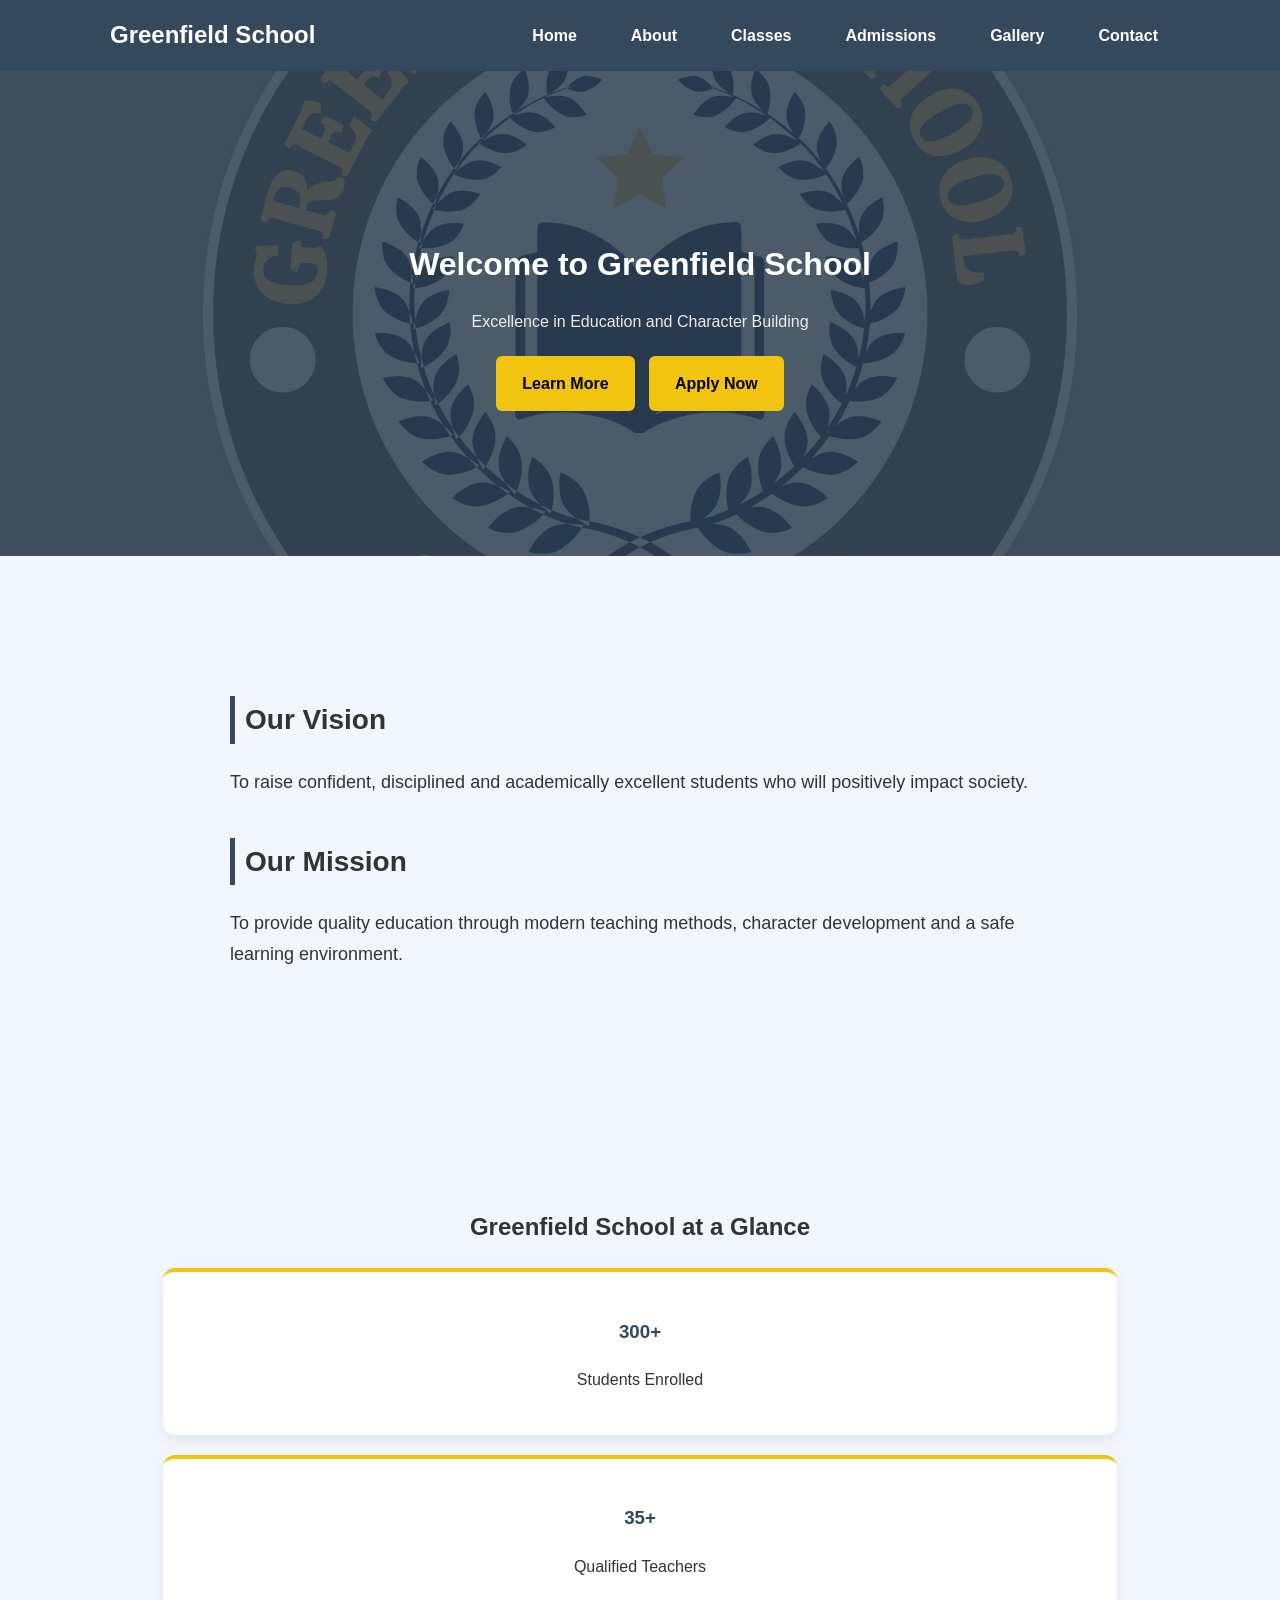
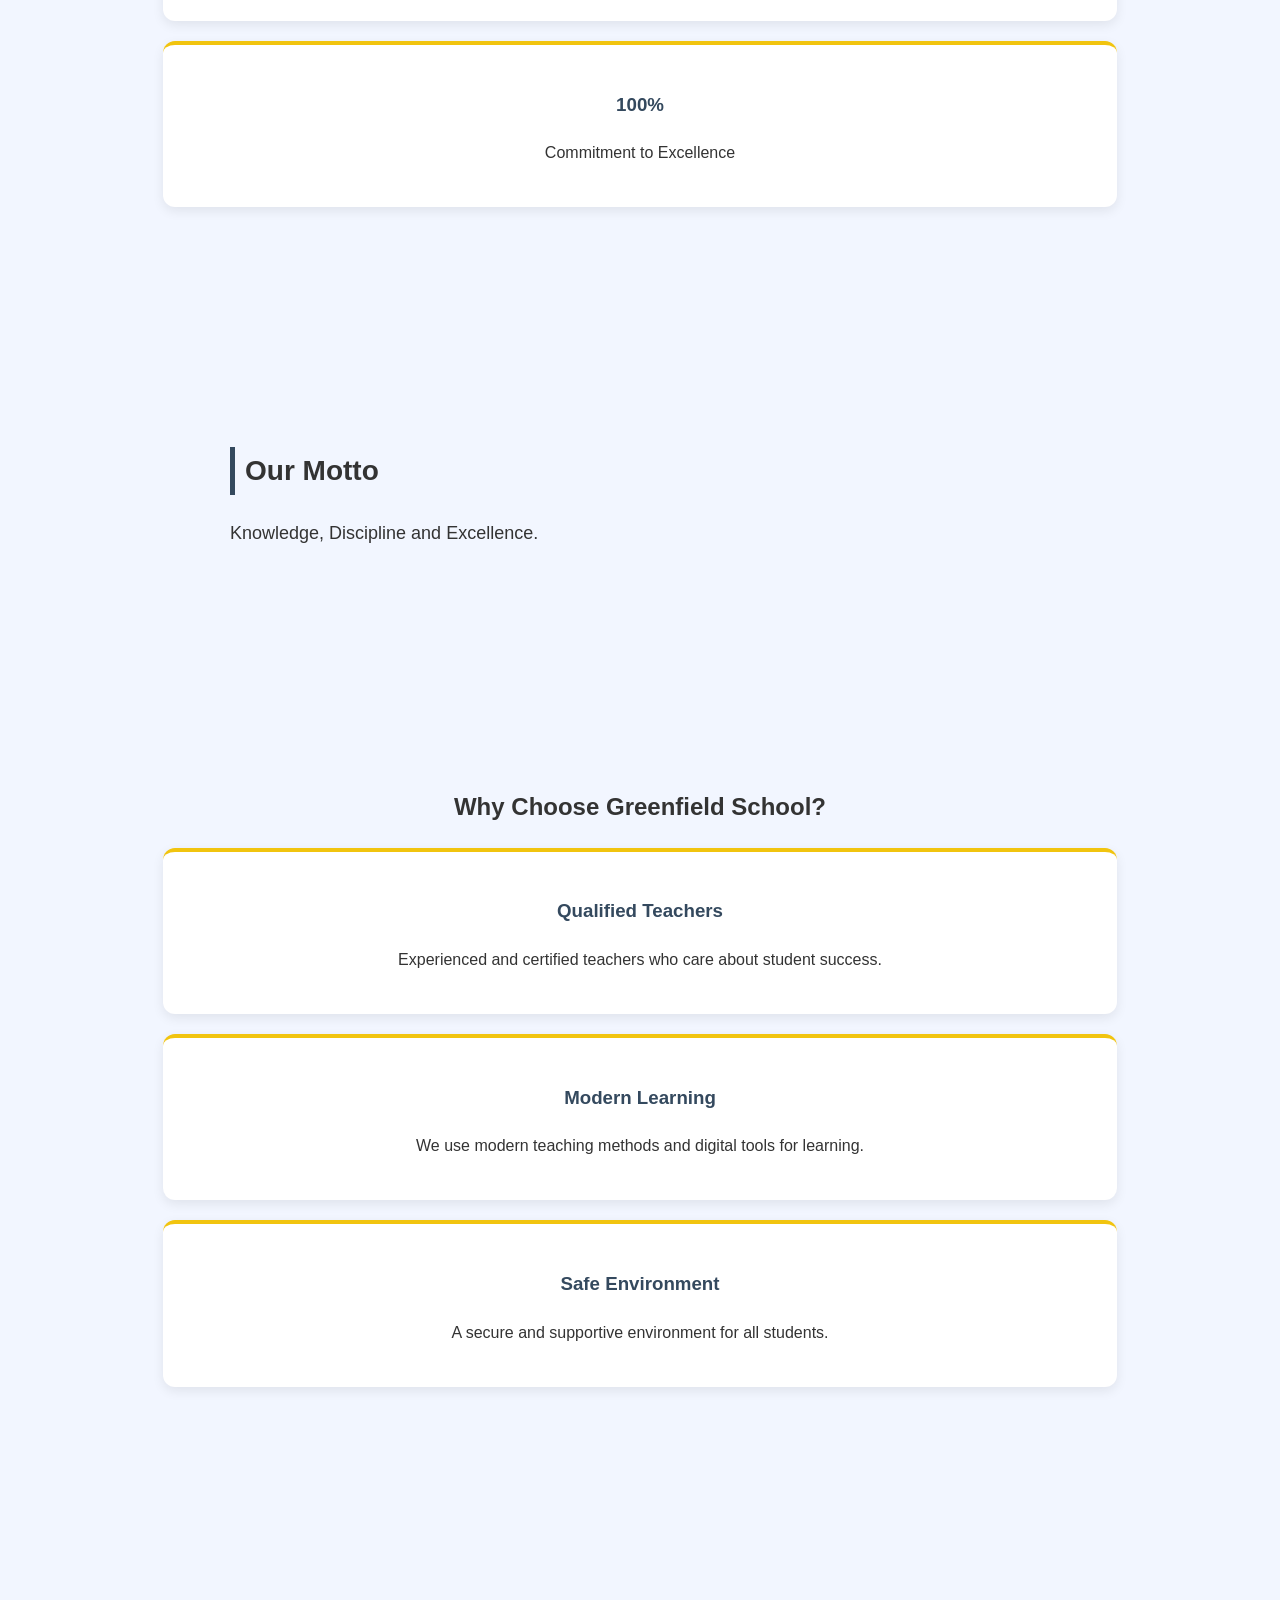
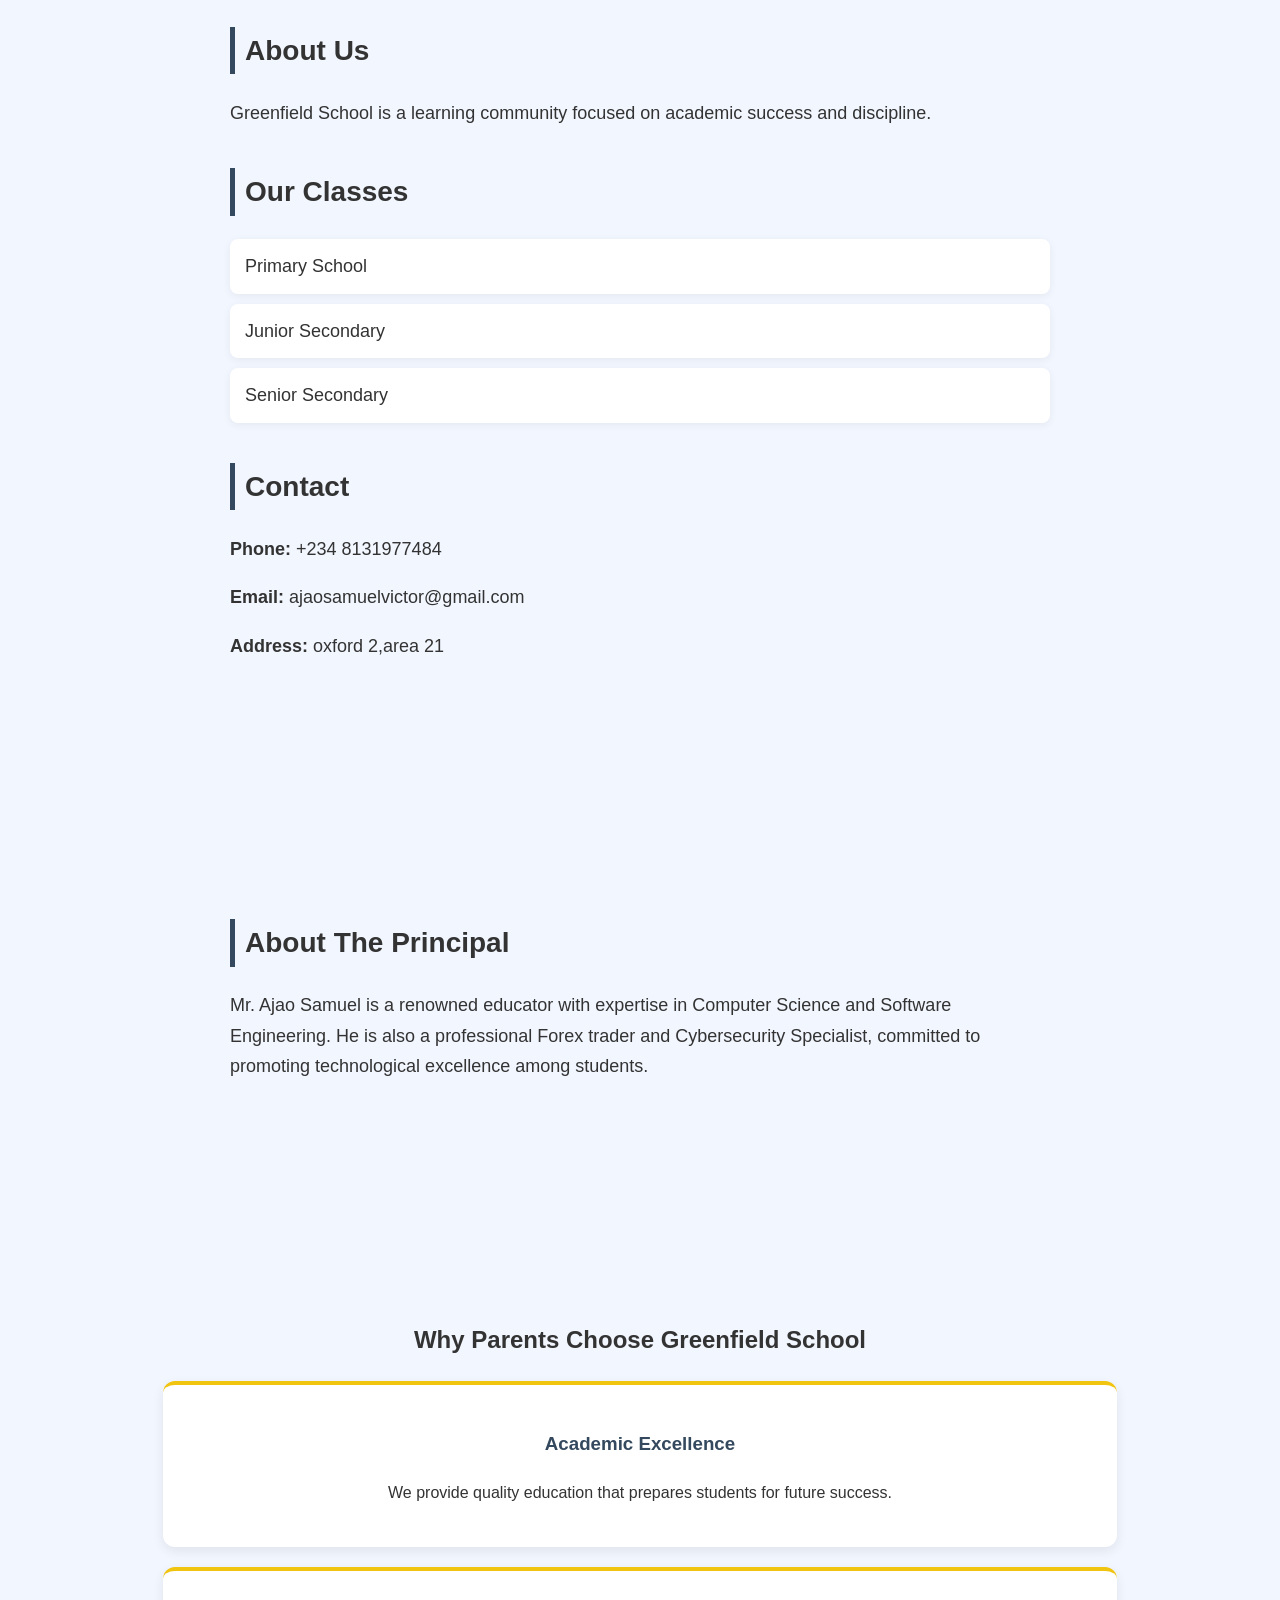
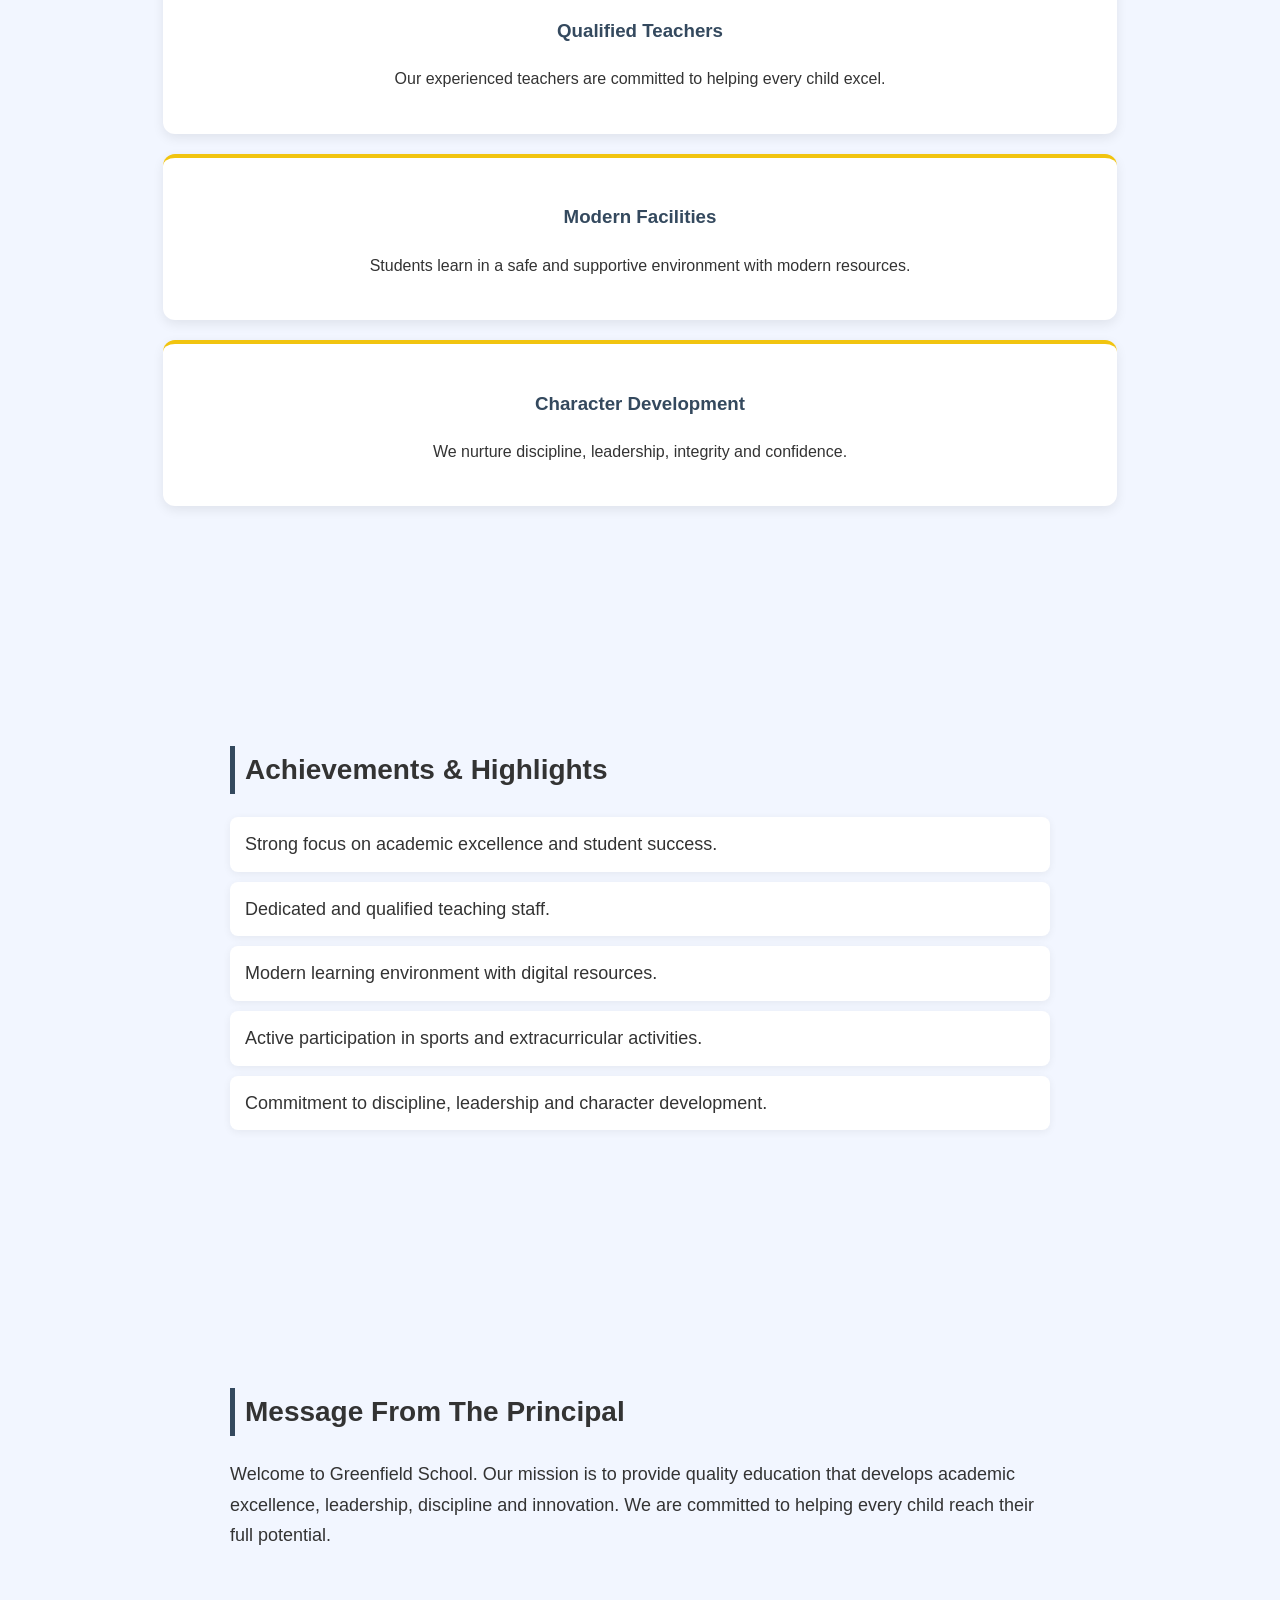
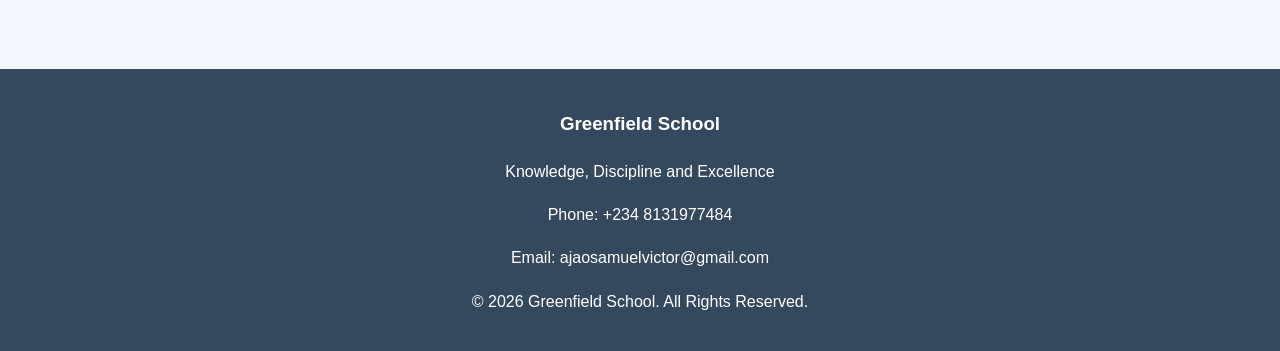
<file: index.html>
<!DOCTYPE html>
<html>
  <head>
    <meta charset="UTF-8">
    <meta name="viewport" content="width=device-width, initial-scale=1.0">
    <title>Greenfield School</title>
    <link rel="stylesheet" href="style.css">
  </head>

<body>

  <nav>
    <div class="container">
  
      <h2 class="logo">Greenfield School</h2>
  
      <ul>
        <li><a href="index.html">Home</a></li>
        <li><a href="about.html">About</a></li>
        <li><a href="classes.html">Classes</a></li>
        <li><a href="admissions.html">Admissions</a></li>
        <li><a href="gallery.html">Gallery</a></li>
        <li><a href="contact.html">Contact</a></li>
      </ul>
  
    </div>
  </nav>

<section class="hero">
  <div class="container">

    <h1>Welcome to Greenfield School</h1>
    <p>Excellence in Education and Character Building</p>

    <a href="about.html" class="btn">Learn More</a>
    <a href="admissions.html" class="btn">Apply Now</a>

  </div>
</section>
<section class="content">
  <div class="container">

    <h2>Our Vision</h2>
    <p>
      To raise confident, disciplined and academically excellent students
      who will positively impact society.
    </p>

    <h2>Our Mission</h2>
    <p>
      To provide quality education through modern teaching methods,
      character development and a safe learning environment.
    </p>

  </div>
</section>
<section class="features">
  <div class="container">

    <h2>Greenfield School at a Glance</h2>

    <div class="feature-row">

      <div class="feature-box">
        <h3>300+</h3>
        <p>Students Enrolled</p>
      </div>

      <div class="feature-box">
        <h3>35+</h3>
        <p>Qualified Teachers</p>
      </div>

      <div class="feature-box">
        <h3>100%</h3>
        <p>Commitment to Excellence</p>
      </div>

    </div>

  </div>
</section>

<section class="content">
  <div class="container">
    <h2>Our Motto</h2>
    <p>
      Knowledge, Discipline and Excellence.
    </p>
  </div>
</section>

<section class="features">
  <div class="container">

    <h2>Why Choose Greenfield School?</h2>

    <div class="feature-row">

      <div class="feature-box">
        <h3>Qualified Teachers</h3>
        <p>Experienced and certified teachers who care about student success.</p>
      </div>

      <div class="feature-box">
        <h3>Modern Learning</h3>
        <p>We use modern teaching methods and digital tools for learning.</p>
      </div>

      <div class="feature-box">
        <h3>Safe Environment</h3>
        <p>A secure and supportive environment for all students.</p>
      </div>

    </div>

  </div>
</section>

<section class="content">
  <div class="container">

    <h2>About Us</h2>
    <p>Greenfield School is a learning community focused on academic success and discipline.</p>

    <h2>Our Classes</h2>
    <ul>
      <li>Primary School</li>
      <li>Junior Secondary</li>
      <li>Senior Secondary</li>
    </ul>

    <h2>Contact</h2>

<p><strong>Phone:</strong> +234 8131977484</p>

<p><strong>Email:</strong> ajaosamuelvictor@gmail.com</p>

<p><strong>Address:</strong> oxford 2,area 21</p>

  </div>
</section>

<section class="content">
  <div class="container">

    <h2>About The Principal</h2>
<p>
  Mr. Ajao Samuel is a renowned educator with expertise in Computer Science and Software Engineering.
  He is also a professional Forex trader and Cybersecurity Specialist, committed to promoting
  technological excellence among students.
</p>

  </div>
</section>
<section class="features">
  <div class="container">

    <h2>Why Parents Choose Greenfield School</h2>

    <div class="feature-row">

      <div class="feature-box">
        <h3>Academic Excellence</h3>
        <p>
          We provide quality education that prepares students for future success.
        </p>
      </div>

      <div class="feature-box">
        <h3>Qualified Teachers</h3>
        <p>
          Our experienced teachers are committed to helping every child excel.
        </p>
      </div>

      <div class="feature-box">
        <h3>Modern Facilities</h3>
        <p>
          Students learn in a safe and supportive environment with modern resources.
        </p>
      </div>

      <div class="feature-box">
        <h3>Character Development</h3>
        <p>
          We nurture discipline, leadership, integrity and confidence.
        </p>
      </div>

    </div>

  </div>
</section>
<section class="content">
  <div class="container">

    <h2>Achievements & Highlights</h2>

    <ul>
      <li>Strong focus on academic excellence and student success.</li>
      <li>Dedicated and qualified teaching staff.</li>
      <li>Modern learning environment with digital resources.</li>
      <li>Active participation in sports and extracurricular activities.</li>
      <li>Commitment to discipline, leadership and character development.</li>
    </ul>

  </div>
</section>
<section class="content">
  <div class="container">

    <h2>Message From The Principal</h2>

    <p>
      Welcome to Greenfield School. Our mission is to provide
      quality education that develops academic excellence,
      leadership, discipline and innovation. We are committed
      to helping every child reach their full potential.
    </p>

  </div>
</section>
<footer>
  <div class="container">

    <h3>Greenfield School</h3>

    <p>Knowledge, Discipline and Excellence</p>

    <p>Phone: +234 8131977484</p>

    <p>Email: ajaosamuelvictor@gmail.com</p>

    <p>&copy; 2026 Greenfield School. All Rights Reserved.</p>

  </div>
</footer>


</body>
</html>
</file>
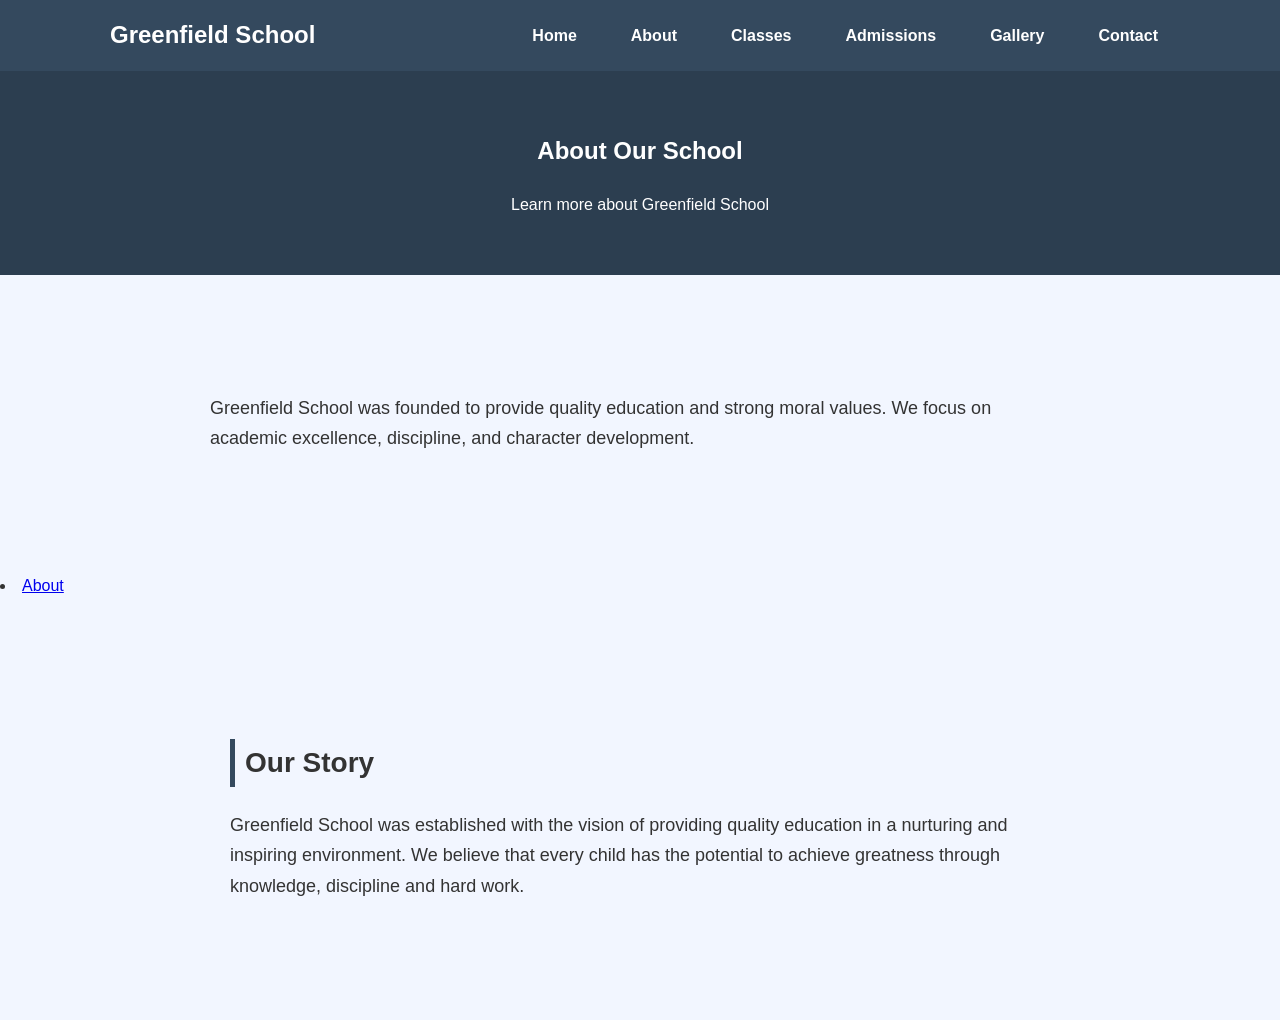
<file: about.html>
<!DOCTYPE html>
<html>
<head>
  <title>About Us - Greenfield School</title>
  <link rel="stylesheet" href="style.css">
</head>
<body>

  <nav>
    <div class="container">
  
      <h2 class="logo">Greenfield School</h2>
  
      <ul>
        <li><a href="index.html">Home</a></li>
        <li><a href="about.html">About</a></li>
        <li><a href="classes.html">Classes</a></li>
        <li><a href="admissions.html">Admissions</a></li>
        <li><a href="gallery.html">Gallery</a></li>
        <li><a href="contact.html">Contact</a></li>
      </ul>
  
    </div>
  </nav>

<section class="page-header">
  <h1>About Our School</h1>
  <p>Learn more about Greenfield School</p>
</section>

<section class="content">
  <p>
    Greenfield School was founded to provide quality education and strong moral values.
    We focus on academic excellence, discipline, and character development.
  </p>
</section>
<li><a href="about.html" class="active">About</a></li>
<section class="content">
  <div class="container">

    <h2>Our Story</h2>

    <p>
      Greenfield School was established with the vision of providing
      quality education in a nurturing and inspiring environment.
      We believe that every child has the potential to achieve greatness
      through knowledge, discipline and hard work.
    </p>

  </div>
</section>

</body>
</html>
</file>
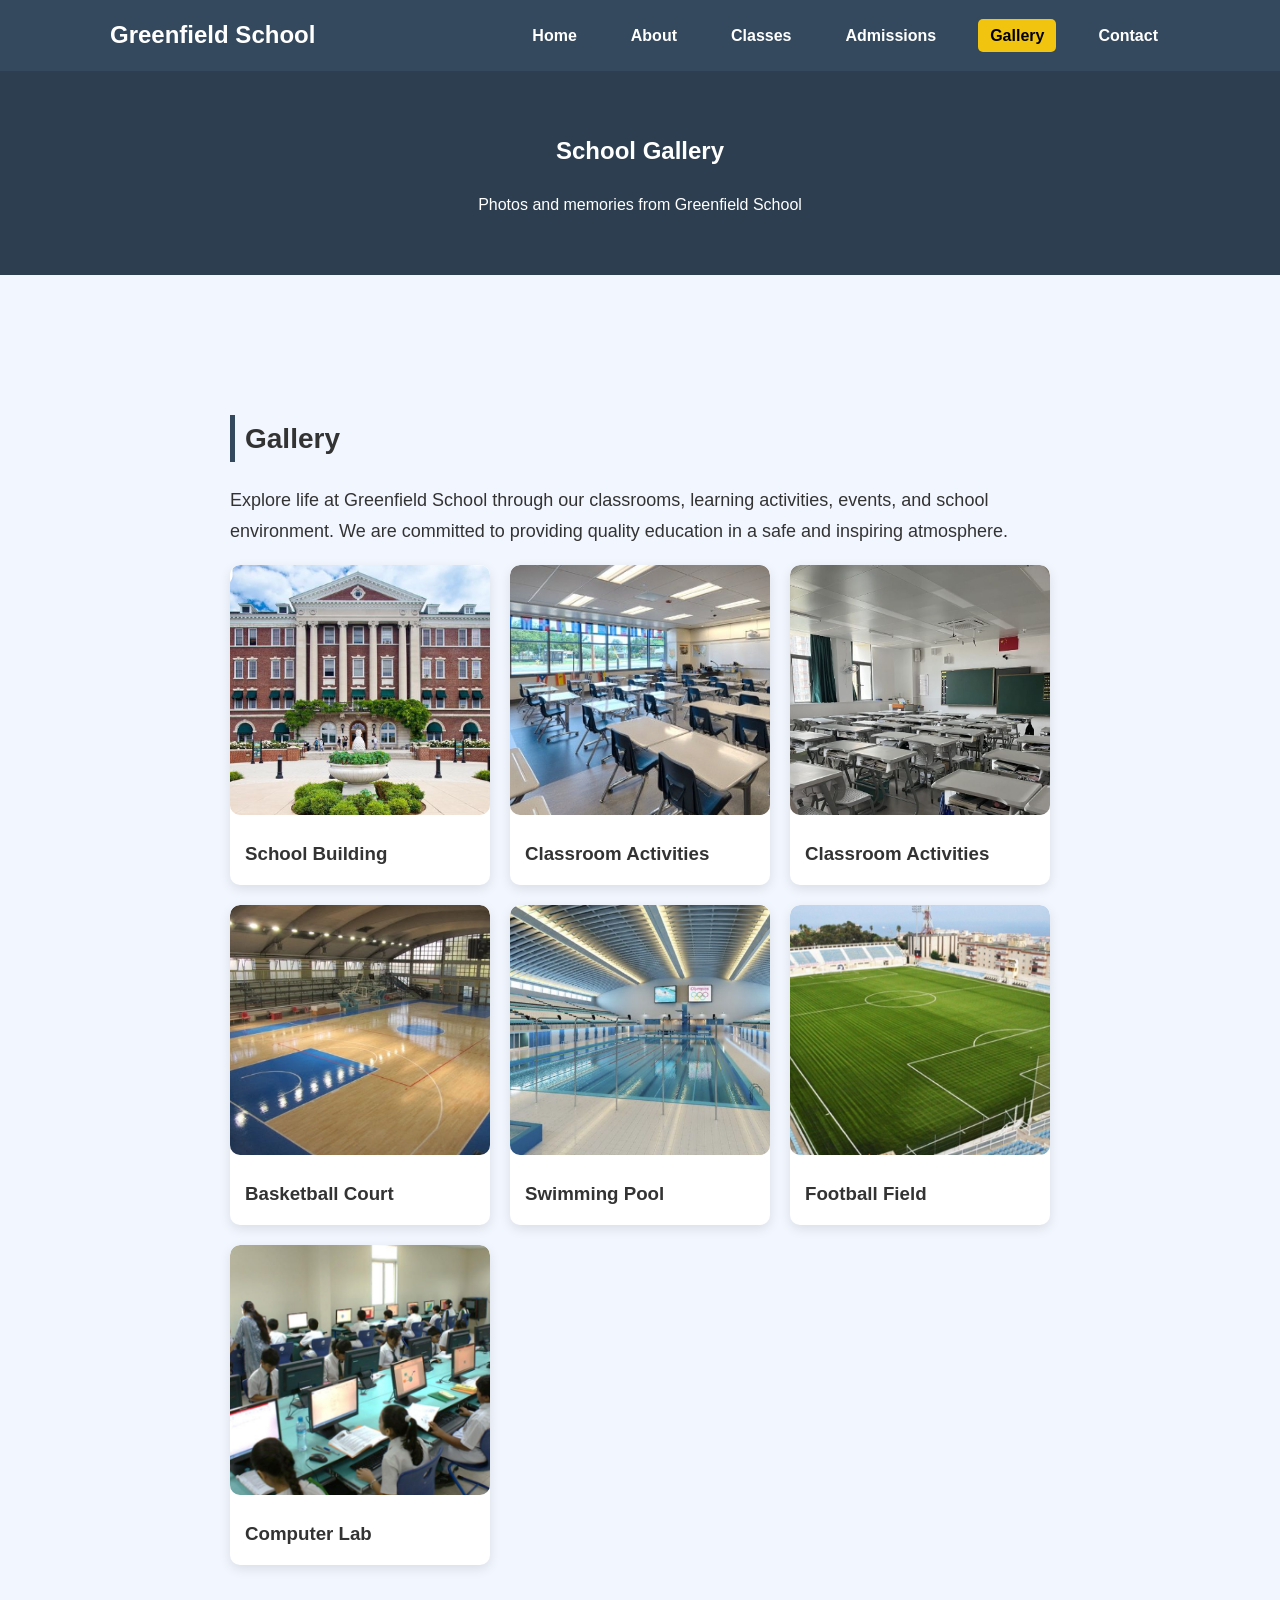
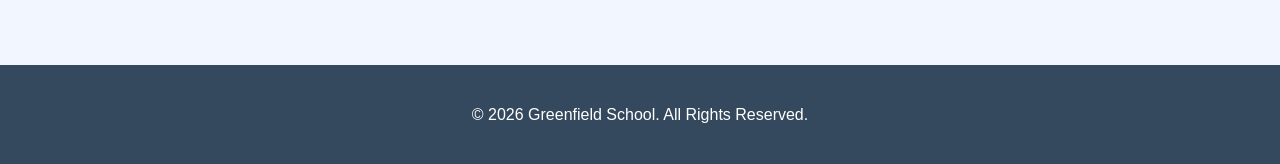
<file: gallery.html>
<!DOCTYPE html>
<html>
<head>
  <meta charset="UTF-8">
  <meta name="viewport" content="width=device-width, initial-scale=1.0">
  <title>Gallery - Greenfield School</title>
  <link rel="stylesheet" href="style.css">
</head>

<body>

<nav>
  <div class="container">

    <h2 class="logo">Greenfield School</h2>

    <ul>
      <li><a href="index.html">Home</a></li>
      <li><a href="about.html">About</a></li>
      <li><a href="classes.html">Classes</a></li>
      <li><a href="admissions.html">Admissions</a></li>
      <li><a href="gallery.html" class="active">Gallery</a></li>
      <li><a href="contact.html">Contact</a></li>
    </ul>

  </div>
</nav>

<section class="page-header">
  <div class="container">
    <h1>School Gallery</h1>
    <p>Photos and memories from Greenfield School</p>
  </div>
</section>

<section class="content">
  <div class="container">

    <h2>Gallery</h2>

    <p>
      Explore life at Greenfield School through our classrooms,
      learning activities, events, and school environment.
      We are committed to providing quality education in a safe
      and inspiring atmosphere.
    </p>

    <div class="gallery-grid">

      <div class="gallery-item">
        <img src="images/school1.jpg" alt="School Building">
        <h3>School Building</h3>
      </div>
    
      <div class="gallery-item">
        <img src="images/school2.jpg" alt="Classroom Activities">
        <h3>Classroom Activities</h3>
      </div>
    
      <div class="gallery-item">
        <img src="images/school3.jpg" alt="Classroom Activities">
        <h3>Classroom Activities</h3>
      </div>
    
      <div class="gallery-item">
        <img src="images/school4.jpg" alt="Basketball Court">
        <h3>Basketball Court</h3>
      </div>
    
      <div class="gallery-item">
        <img src="images/school5.jpg" alt="Swimming Pool">
        <h3>Swimming Pool</h3>
      </div>
    
      <div class="gallery-item">
        <img src="images/school 6.jpg" alt="Football Field">
        <h3>Football Field</h3>
      </div>
    
      <div class="gallery-item">
        <img src="images/school 7.jpg" alt="Computer Lab">
        <h3>Computer Lab</h3>
      </div>
    
    </div>

  </div>
</section>

<footer>
  <div class="container">
    <p>&copy; 2026 Greenfield School. All Rights Reserved.</p>
  </div>
</footer>

</body>
</html>
</file>
<file: style.css>
/* GLOBAL RESET */
* {
  box-sizing: border-box;
}

body {
  font-family: 'Segoe UI', Tahoma, Geneva, Verdana, sans-serif;
  background-color: #f2f6ff;
  margin: 0;
  padding: 0;
  color: #333;
  line-height: 1.7;
}

html {
  scroll-behavior: smooth;
}

/* CONTAINER */
.container {
  max-width: 1100px;
  margin: auto;
  padding: 0 20px;
}

/* NAVIGATION */
nav {
  background-color: #34495e;
  padding: 15px 0;
  position: sticky;
  top: 0;
  z-index: 1000;
}

nav .container {
  display: flex;
  justify-content: space-between;
  align-items: center;
}

nav ul {
  list-style: none;
  display: flex;
  gap: 30px;
  margin: 0;
  padding: 0;
}

nav ul li a {
  color: white;
  text-decoration: none;
  font-weight: bold;
  padding: 8px 12px;
  border-radius: 5px;
  transition: 0.3s ease;
}

nav ul li a:hover {
  background-color: #f1c40f;
  color: black;
}
.logo {
  color: white;
  margin: 0;
  font-size: 24px;
}

/* HERO */
.hero {
  background: linear-gradient(rgba(44, 62, 80, 0.85), rgba(44, 62, 80, 0.85)),
              url('images/school.jpg') center/cover no-repeat;
  color: white;
  padding: 140px 20px;
  @media (max-width: 768px) {

    .hero {
      padding: 80px 20px;
    }
  
    .hero h1 {
      font-size: 30px;
    }
  
    .hero p {
      font-size: 16px;
    }
  
  }
  text-align: center;
}

.hero h1 {
  font-size: 52px;
  margin-bottom: 10px;
}

.hero p {
  font-size: 20px;
  opacity: 0.9;
}

/* BUTTON */
.btn {
  display: inline-block;
  margin-top: 15px;
  padding: 14px 26px;
  background-color: #f1c40f;
  color: black;
  text-decoration: none;
  border-radius: 6px;
  font-weight: bold;
  transition: 0.3s ease;
}

.btn:hover {
  transform: scale(1.05);
  background-color: #d4ac0d;
}

/* SECTIONS */
section {
  padding: 100px 20px;
}

/* FEATURES */
.features {
  text-align: center;
  background-color: #f2f6ff;
}

.feature-row {
  display: flex;
  gap: 20px;
  justify-content: center;
  flex-wrap: wrap;
}
.feature-box h3 {
  color: #34495e;
}

.feature-box {
  border-top: 4px solid #f1c40f;
}

.feature-box {
  background-color: white;
  padding: 25px;
  width: 260px;
  border-radius: 12px;
  box-shadow: 0 4px 12px rgba(0,0,0,0.08);
  transition: 0.3s ease;
}

.feature-box:hover {
  transform: translateY(-8px);
  box-shadow: 0 8px 20px rgba(0,0,0,0.15);
}

/* CONTENT */
.content {
  max-width: 900px;
  margin: auto;
}

.content h2 {
  margin-top: 40px;
  font-size: 28px;
  border-left: 5px solid #34495e;
  padding-left: 10px;
}

.content p,
.content ul {
  font-size: 18px;
}

.content ul {
  list-style: none;
  padding: 0;
}

.content ul li {
  background: white;
  margin: 10px 0;
  padding: 12px 15px;
  border-radius: 8px;
  box-shadow: 0 2px 8px rgba(0,0,0,0.06);
}

/* PAGE HEADER */
.page-header {
  background-color: #2c3e50;
  color: white;
  padding: 40px 20px;
  text-align: center;
}

/* RESPONSIVE */
@media (max-width: 768px) {

  nav .container {
    flex-direction: column;
    text-align: center;
  }

  nav ul {
    flex-wrap: wrap;
    justify-content: center;
    gap: 10px;
  }

}

  .hero h1 {
    font-size: 32px;
  }

  .hero p {
    font-size: 16px;
  }

  .feature-row {
    flex-direction: column;
    align-items: center;
  }

  .feature-box {
    width: 90%;
  }

.content p {
  transition: 0.3s ease;
}
footer {
  background-color: #34495e;
  color: white;
  text-align: center;
  padding: 20px;
}
nav ul li a.active {
  background-color: #f1c40f;
  color: black;
}
.contact-form {
  max-width: 500px;
  margin: 20px auto;
  display: flex;
  flex-direction: column;
  gap: 10px;
  background: white;
  padding: 20px;
  border-radius: 10px;
  box-shadow: 0 2px 10px rgba(0,0,0,0.1);
}

.contact-form input,
.contact-form textarea {
  padding: 10px;
  border: 1px solid #ccc;
  border-radius: 6px;
  font-size: 16px;
}

.contact-form button {
  padding: 12px;
  background: #34495e;
  color: white;
  border: none;
  border-radius: 6px;
  cursor: pointer;
  font-weight: bold;
}

.contact-form button:hover {
  background: #2c3e50;
}
.hero .btn {
  margin: 5px;
}
@media (max-width: 768px) {

  .btn {
    display: block;
    width: 80%;
    margin: 10px auto;
    text-align: center;
  }

}
.gallery-grid {
  display: grid;
  grid-template-columns: repeat(auto-fit, minmax(250px, 1fr));
  gap: 20px;
}

.gallery-item img {
  width: 100%;
  height: 250px;
  object-fit: cover;
  border-radius: 10px;
}

.gallery-item {
  background: white;
  border-radius: 10px;
  overflow: hidden;
  box-shadow: 0 4px 12px rgba(0,0,0,0.1);
}

.gallery-item h3 {
  padding: 15px;
  margin: 0;
}
.gallery-item {
  overflow: hidden;
}

.gallery-item img {
  transition: 0.4s ease;
}

.gallery-item:hover img {
  transform: scale(1.05);
}
.feature-box {
  transition: 0.3s ease;
}

.feature-box:hover {
  transform: translateY(-5px);
}
</file>
